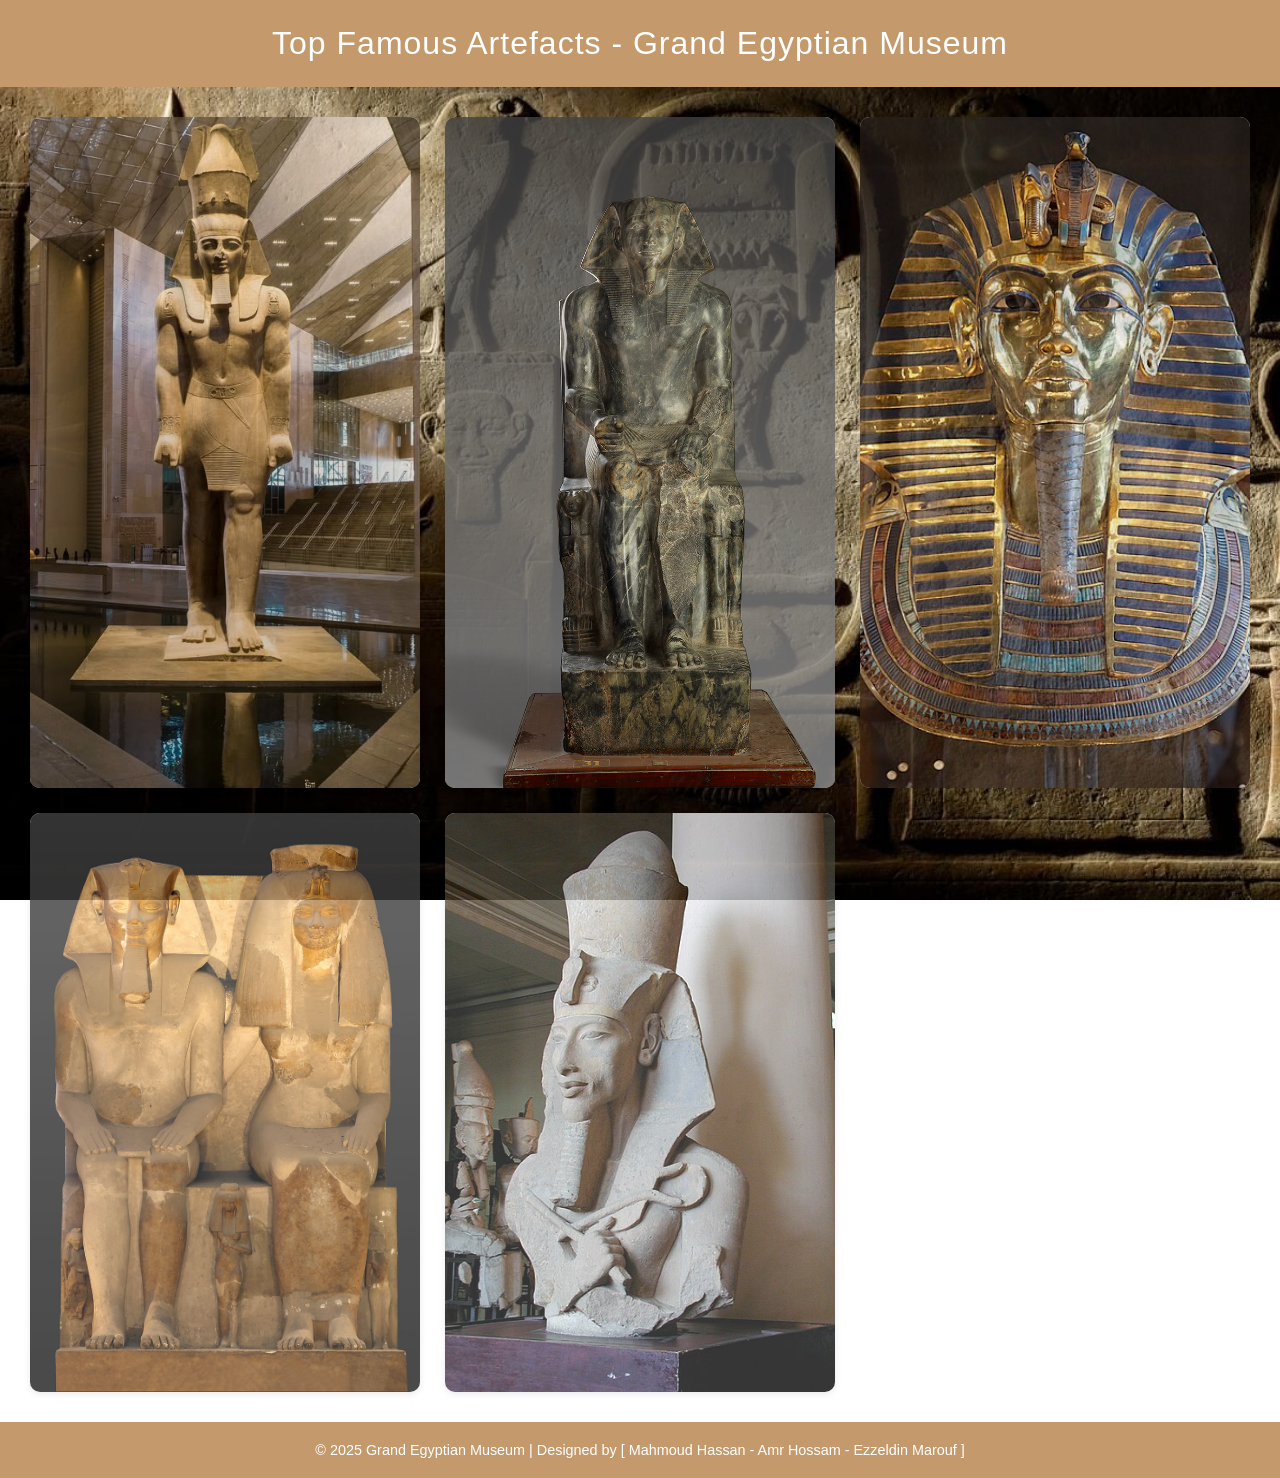
<file: index.html>
<!DOCTYPE html>
<html lang="en">

<head>
    <meta charset="UTF-8">
    <meta name="viewport" content="width=device-width, initial-scale=1.0">
    <title>Grand Egyptian Museum - Famous Artefacts</title>
    <style>
        body {
            font-family: Arial, sans-serif;
            background-image: url(Pages/Photos/HomeBackground.jpg);
            background-size: cover;
            background-attachment: fixed;
            margin: 0;
            padding: 0;
        }
        
        header {
            background-color: #c49a6c;
            color: white;
            text-align: center;
            padding: 25px;
            font-size: 32px;
            letter-spacing: 1px;
        }
        
        .gallery {
            display: grid;
            grid-template-columns: repeat(auto-fit, minmax(300px, auto));
            gap: 25px;
            padding: 30px;
        }
        
        .card {
            background-color: #fff;
            border-radius: 10px;
            box-shadow: 0 2px 6px rgba(0, 0, 0, 0.1);
            overflow: hidden;
            text-align: center;
            cursor: pointer;
            transition: transform 0.3s ease;
            opacity: 0.8;
        }
        
        .card:hover {
            transform: scale(1.05);
            opacity: 1;
        }
        
        .card img {
            width: 100%;
            height: 100%;
            object-fit: cover;
        }
        
        footer {
            text-align: center;
            padding: 20px;
            background-color: #c49a6c;
            color: white;
            font-size: 14.4px;
        }
    </style>
</head>

<body>

    <header>
        Top Famous Artefacts - Grand Egyptian Museum
    </header>

    <section class="gallery">

        <div class="card" onclick="openPage('Pages/Statue of Ramses II.html')">
            <img src="Pages/Photos/Statue of Ramses II.jpg" alt="Statue of Ramses II" title="Statue of Ramses II">
            <h3>Statue of Ramses II</h3>
        </div>

        <div class="card" onclick="openPage('Pages/Statue of Khafre.html')">
            <img src="Pages/Photos/Statue of Khafre.jpg" alt="Statue of Khafre" title="Statue  of Khafre">
        </div>

        <div class="card" onclick="openPage('Pages/Golden Mask of Tutankhamun.html')">
            <img src="Pages/Photos/Golden Mask of Tutankhamun.jpg" alt="Golden Mask of Tutankhamun" title="Golden Mask of Tutankhamun">
        </div>

        <div class="card" onclick="openPage('Pages/Statue of Amenhotep III and Tiye.html')">
            <img src="Pages/Photos/Statue of Amenhotep III and Tiye.jpg" alt="Statue of Amenhotep III and Tiye" title="Statue of Amenhotep III and Tiye">
        </div>

        <div class="card" onclick="openPage('Pages/Statue of Akhenaten.html')">
            <img src="Pages/Photos/Statue of Akhenaten.jpg" alt="Statue of Akhenaten" title="Statue of Akhenaten">
        </div>

    </section>

    <footer>
        © 2025 Grand Egyptian Museum | Designed by [ Mahmoud Hassan - Amr Hossam - Ezzeldin Marouf ]
    </footer>

    <script>
        function openPage(page) {
            window.open(page, '_blank');
        }
    </script>
</body>

</html>
</file>
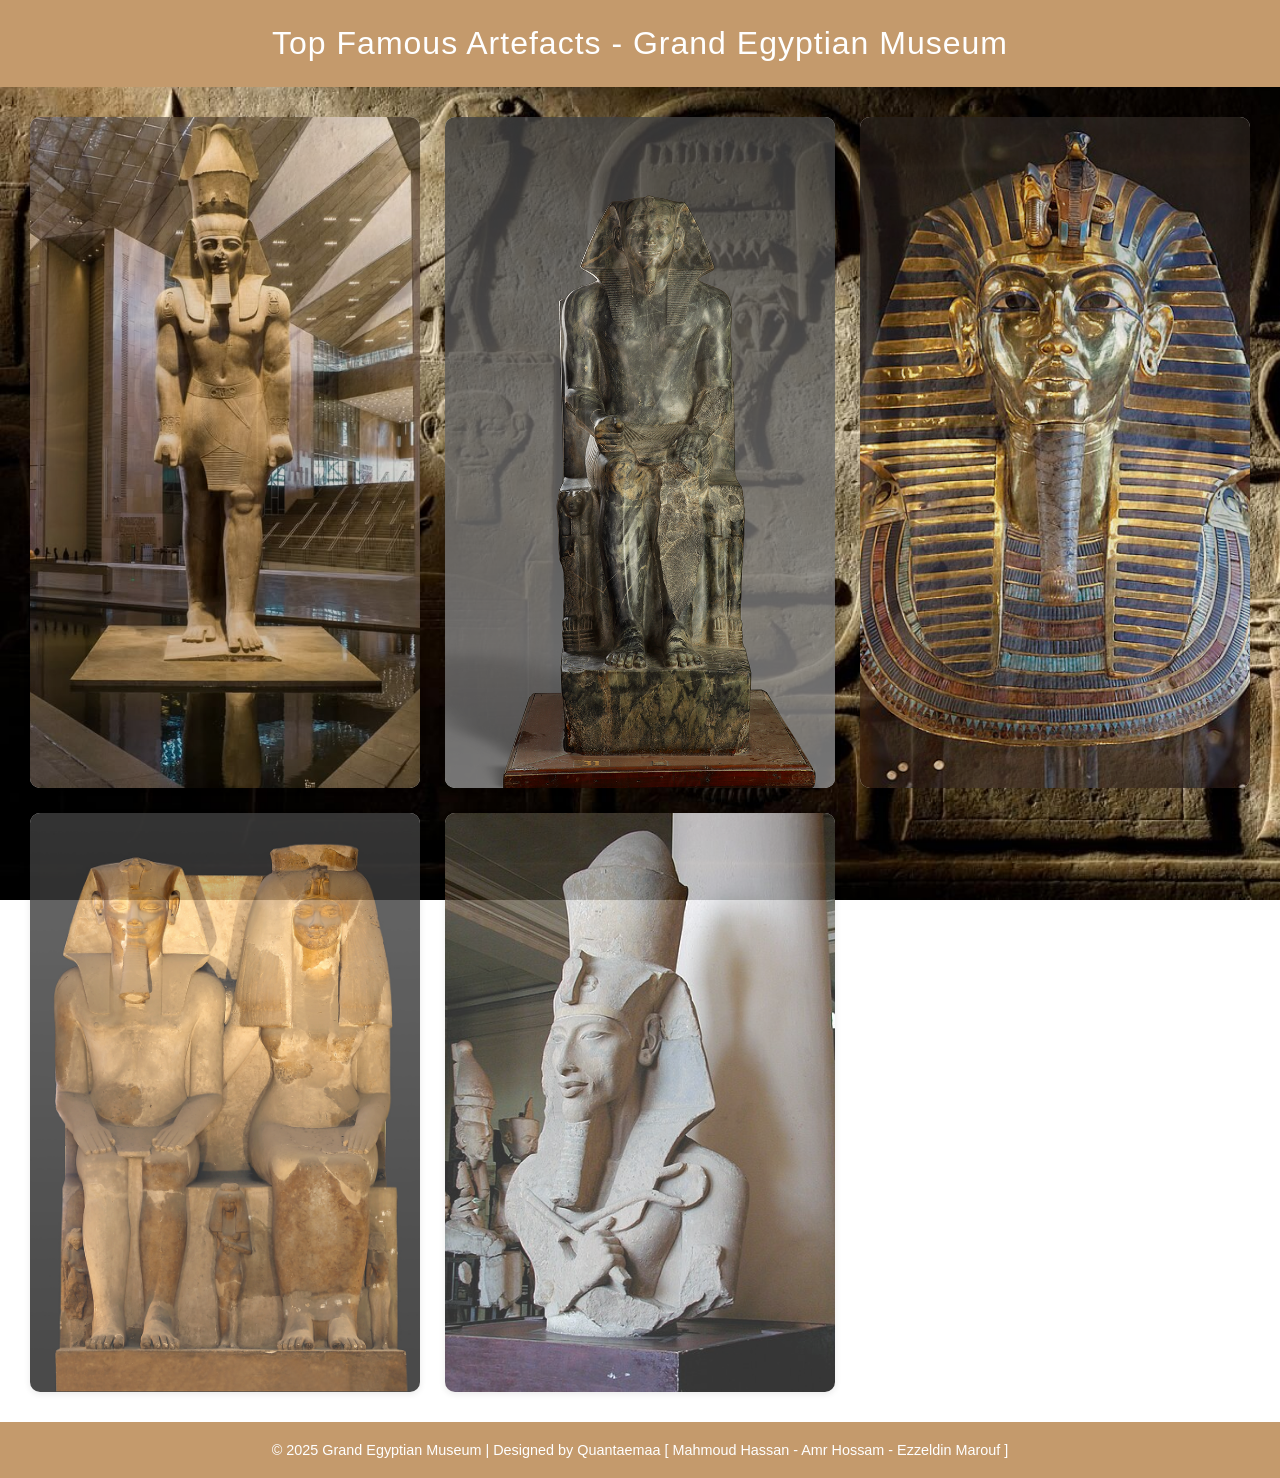
<file: HomePage.html>
<!DOCTYPE html>
<html lang="en">

<head>
    <meta charset="UTF-8">
    <meta name="viewport" content="width=device-width, initial-scale=1.0">
    <title>Grand Egyptian Museum - Famous Artefacts</title>
    <style>
        body {
            font-family: Arial, sans-serif;
            background-image: url(Pages/Photos/HomeBackground.jpg);
            background-size: cover;
            background-attachment: fixed;
            margin: 0;
            padding: 0;
        }
        
        header {
            background-color: #c49a6c;
            color: white;
            text-align: center;
            padding: 25px;
            font-size: 32px;
            letter-spacing: 1px;
        }
        
        .gallery {
            display: grid;
            grid-template-columns: repeat(auto-fit, minmax(300px, auto));
            gap: 25px;
            padding: 30px;
        }
        
        .card {
            background-color: #fff;
            border-radius: 10px;
            box-shadow: 0 2px 6px rgba(0, 0, 0, 0.1);
            overflow: hidden;
            text-align: center;
            cursor: pointer;
            transition: transform 0.3s ease;
            opacity: 0.8;
        }
        
        .card:hover {
            transform: scale(1.05);
            opacity: 1;
        }
        
        .card img {
            width: 100%;
            height: 100%;
            object-fit: cover;
        }
        
        footer {
            text-align: center;
            padding: 20px;
            background-color: #c49a6c;
            color: white;
            font-size: 14.4px;
        }
    </style>
</head>

<body>

    <header>
        Top Famous Artefacts - Grand Egyptian Museum
    </header>

    <section class="gallery">

        <div class="card" onclick="openPage('Pages/Statue of Ramses II.html')">
            <img src="Pages/Photos/Statue of Ramses II.jpg" alt="Statue of Ramses II" title="Statue of Ramses II">
            <h3>Statue of Ramses II</h3>
        </div>

        <div class="card" onclick="openPage('Pages/Statue of Khafre.html')">
            <img src="Pages/Photos/Statue of Khafre.jpg" alt="Statue of Khafre" title="Statue  of Khafre">
        </div>

        <div class="card" onclick="openPage('Pages/Golden Mask of Tutankhamun.html')">
            <img src="Pages/Photos/Golden Mask of Tutankhamun.jpg" alt="Golden Mask of Tutankhamun" title="Golden Mask of Tutankhamun">
        </div>

        <div class="card" onclick="openPage('Pages/Statue of Amenhotep III and Tiye.html')">
            <img src="Pages/Photos/Statue of Amenhotep III and Tiye.jpg" alt="Statue of Amenhotep III and Tiye" title="Statue of Amenhotep III and Tiye">
        </div>

        <div class="card" onclick="openPage('Pages/Statue of Akhenaten.html')">
            <img src="Pages/Photos/Statue of Akhenaten.jpg" alt="Statue of Akhenaten" title="Statue of Akhenaten">
        </div>

    </section>

    <footer>
        © 2025 Grand Egyptian Museum | Designed by Quantaemaa [ Mahmoud Hassan - Amr Hossam - Ezzeldin Marouf ]
    </footer>

    <script>
        function openPage(page) {
            window.open(page, '_blank');
        }
    </script>
</body>

</html>
</file>
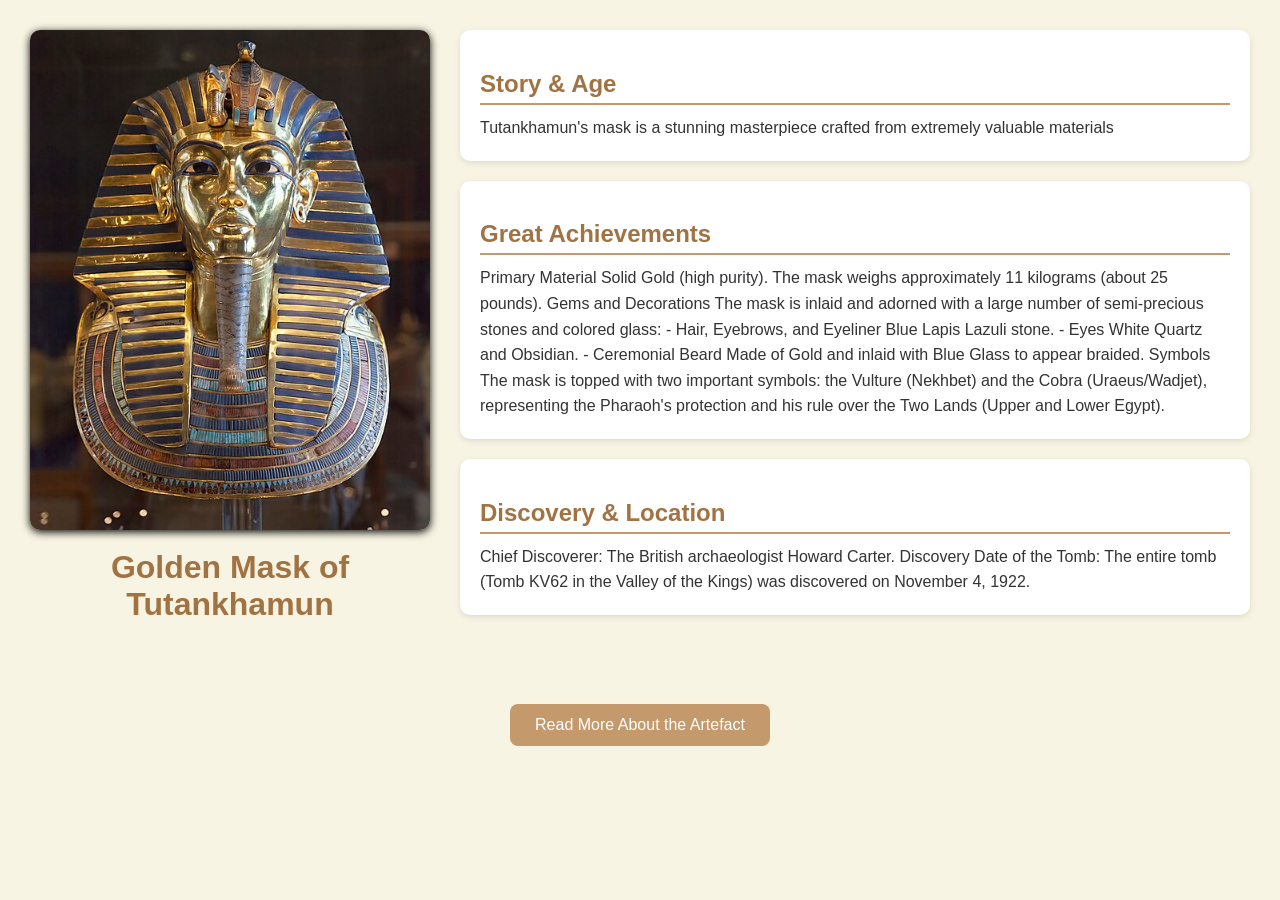
<file: Pages/Golden Mask of Tutankhamun.html>
<!DOCTYPE html>
<html lang="ar" dir="ltr">

<head>
    <meta charset="UTF-8">
    <meta name="viewport" content="width=device-width, initial-scale=1.0">
    <title>Golden Mask of Tutankhamun - Grand Egyptian Museum</title>
    <link rel="stylesheet" href="CSS/5Pages Style.css">
</head>

<body>

    <div class="container">

        <div class="left">
            <img src="Photos/Golden Mask of Tutankhamun.jpg" alt="Golden Mask of Tutankhamun">
            <h1>Golden Mask of Tutankhamun</h1>
        </div>

        <div class="right">
            <div class="section">
                <h2>Story & Age</h2>
                <p>
                    Tutankhamun's mask is a stunning masterpiece crafted from extremely valuable materials
                </p>
            </div>

            <div class="section">
                <h2>Great Achievements</h2>
                <p>
                    Primary Material Solid Gold (high purity). The mask weighs approximately 11 kilograms (about 25 pounds). Gems and Decorations The mask is inlaid and adorned with a large number of semi-precious stones and colored glass: - Hair, Eyebrows, and Eyeliner
                    Blue Lapis Lazuli stone. - Eyes White Quartz and Obsidian. - Ceremonial Beard Made of Gold and inlaid with Blue Glass to appear braided. Symbols The mask is topped with two important symbols: the Vulture (Nekhbet) and the Cobra (Uraeus/Wadjet),
                    representing the Pharaoh's protection and his rule over the Two Lands (Upper and Lower Egypt).

                </p>
            </div>

            <div class="section">
                <h2>Discovery & Location</h2>
                <p>
                    Chief Discoverer: The British archaeologist Howard Carter. Discovery Date of the Tomb: The entire tomb (Tomb KV62 in the Valley of the Kings) was discovered on November 4, 1922.

                </p>
            </div>
        </div>
    </div>

    <footer>
        <button class="btn" onclick="window.open('https://en.wikipedia.org/wiki/Mask_of_Tutankhamun', '_blank')">
      Read More About the Artefact
    </button>
    </footer>

</body>

</html>
</file>
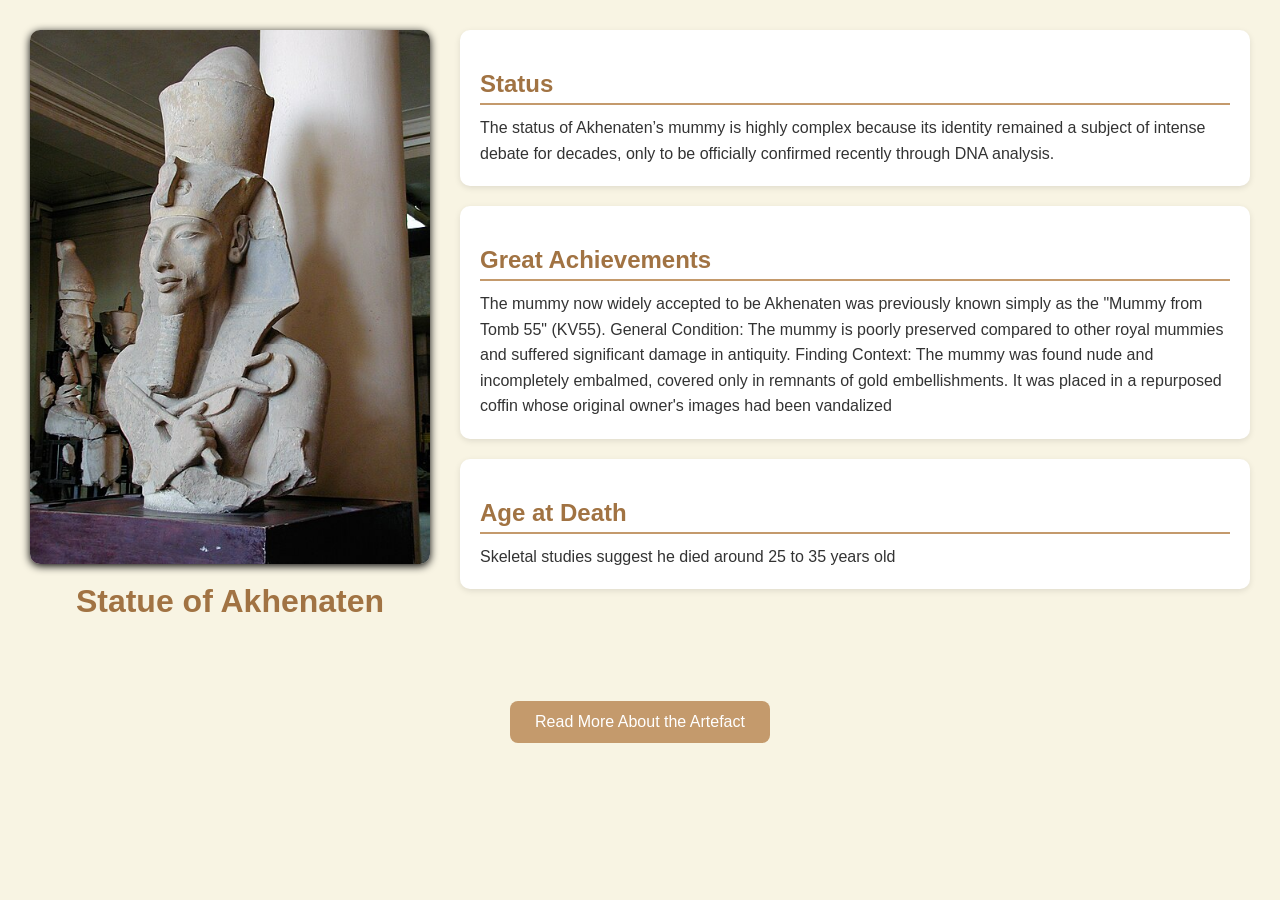
<file: Pages/Statue of Akhenaten.html>
<!DOCTYPE html>
<html lang="ar" dir="ltr">

<head>
    <meta charset="UTF-8">
    <meta name="viewport" content="width=device-width, initial-scale=1.0">
    <title>Statue of Akhenaten- Grand Egyptian Museum</title>
    <link rel="stylesheet" href="CSS/5Pages Style.css">
</head>

<body>

    <div class="container">

        <div class="left">
            <img src="Photos/Statue of Akhenaten.jpg" alt="Statue of Akhenaten">
            <h1>Statue of Akhenaten</h1>
        </div>

        <div class="right">
            <div class="section">
                <h2>Status</h2>
                <p>
                    The status of Akhenaten’s mummy is highly complex because its identity remained a subject of intense debate for decades, only to be officially confirmed recently through DNA analysis.
                </p>
            </div>

            <div class="section">
                <h2>Great Achievements</h2>
                <p>
                    The mummy now widely accepted to be Akhenaten was previously known simply as the "Mummy from Tomb 55" (KV55). General Condition: The mummy is poorly preserved compared to other royal mummies and suffered significant damage in antiquity. Finding Context:
                    The mummy was found nude and incompletely embalmed, covered only in remnants of gold embellishments. It was placed in a repurposed coffin whose original owner's images had been vandalized

                </p>
            </div>

            <div class="section">
                <h2>Age at Death</h2>
                <p>
                    Skeletal studies suggest he died around 25 to 35 years old
                </p>
            </div>
        </div>
    </div>

    <footer>
        <button class="btn" onclick="window.open('https://en.wikipedia.org/wiki/Akhenaten', '_blank')">
      Read More About the Artefact
    </button>
    </footer>

</body>

</html>
</file>
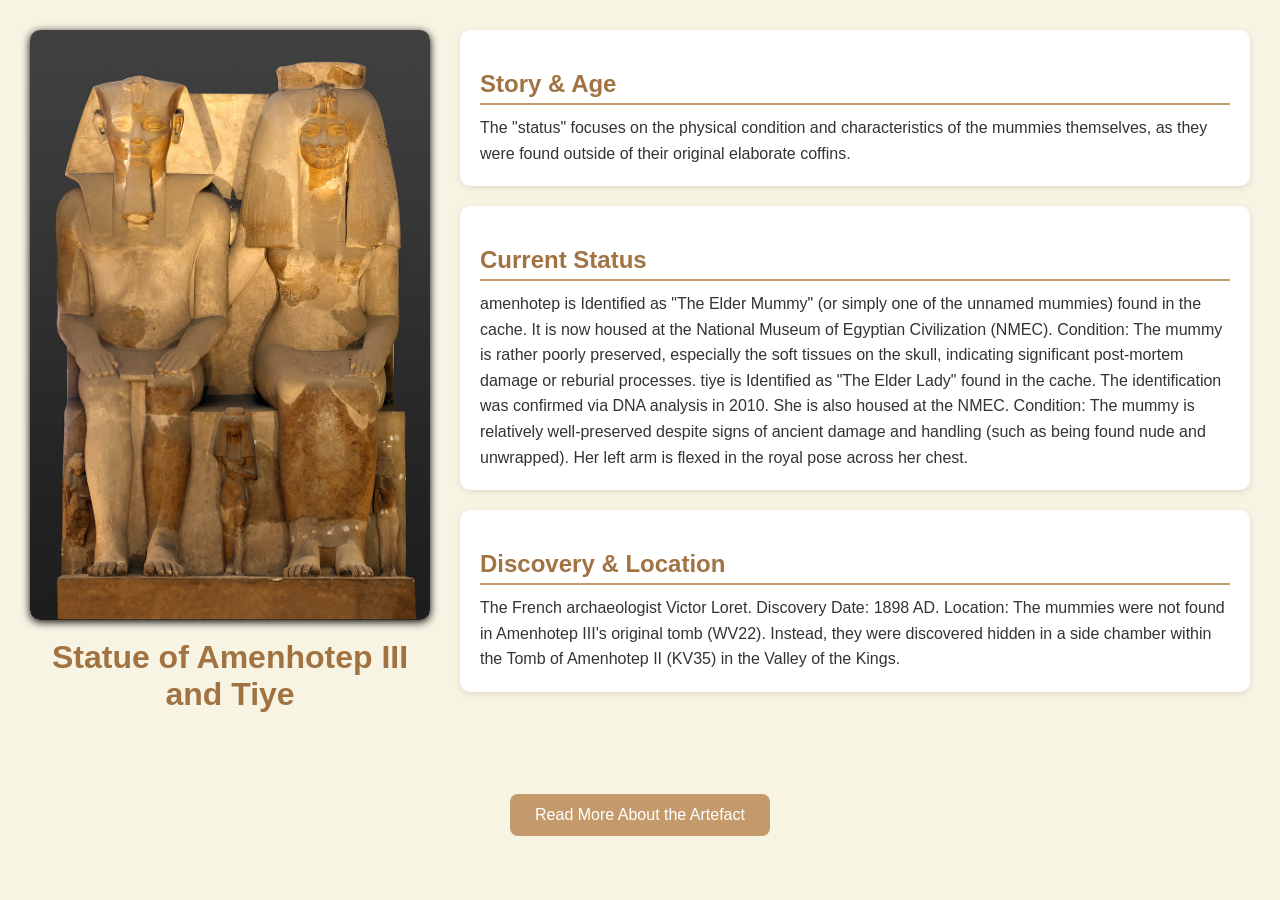
<file: Pages/Statue of Amenhotep III and Tiye.html>
<!DOCTYPE html>
<html lang="ar" dir="ltr">

<head>
    <meta charset="UTF-8">
    <meta name="viewport" content="width=device-width, initial-scale=1.0">
    <title>Statue of Amenhotep III and Tiye - Grand Egyptian Museum</title>
    <link rel="stylesheet" href="CSS/5Pages Style.css">
</head>

<body>

    <div class="container">

        <div class="left">
            <img src="Photos/Statue of Amenhotep III and Tiye.jpg" alt="Statue of Amenhotep III and Tiye">
            <h1>Statue of Amenhotep III and Tiye</h1>
        </div>

        <div class="right">
            <div class="section">
                <h2>Story & Age</h2>
                <p>
                    The "status" focuses on the physical condition and characteristics of the mummies themselves, as they were found outside of their original elaborate coffins.
                </p>
            </div>

            <div class="section">
                <h2>Current Status</h2>
                <p>
                    amenhotep is Identified as "The Elder Mummy" (or simply one of the unnamed mummies) found in the cache. It is now housed at the National Museum of Egyptian Civilization (NMEC). Condition: The mummy is rather poorly preserved, especially the soft tissues
                    on the skull, indicating significant post-mortem damage or reburial processes. tiye is Identified as "The Elder Lady" found in the cache. The identification was confirmed via DNA analysis in 2010. She is also housed at the NMEC. Condition:
                    The mummy is relatively well-preserved despite signs of ancient damage and handling (such as being found nude and unwrapped). Her left arm is flexed in the royal pose across her chest.


                </p>
            </div>

            <div class="section">
                <h2>Discovery & Location</h2>
                <p>
                    The French archaeologist Victor Loret. Discovery Date: 1898 AD. Location: The mummies were not found in Amenhotep III's original tomb (WV22). Instead, they were discovered hidden in a side chamber within the Tomb of Amenhotep II (KV35) in the Valley of
                    the Kings.
                </p>
            </div>
        </div>
    </div>

    <footer>
        <button class="btn" onclick="window.open('https://en.wikipedia.org/wiki/Colossal_statue_of_Amenhotep_III_and_Tiye', '_blank')">
      Read More About the Artefact
    </button>
    </footer>

</body>

</html>
</file>
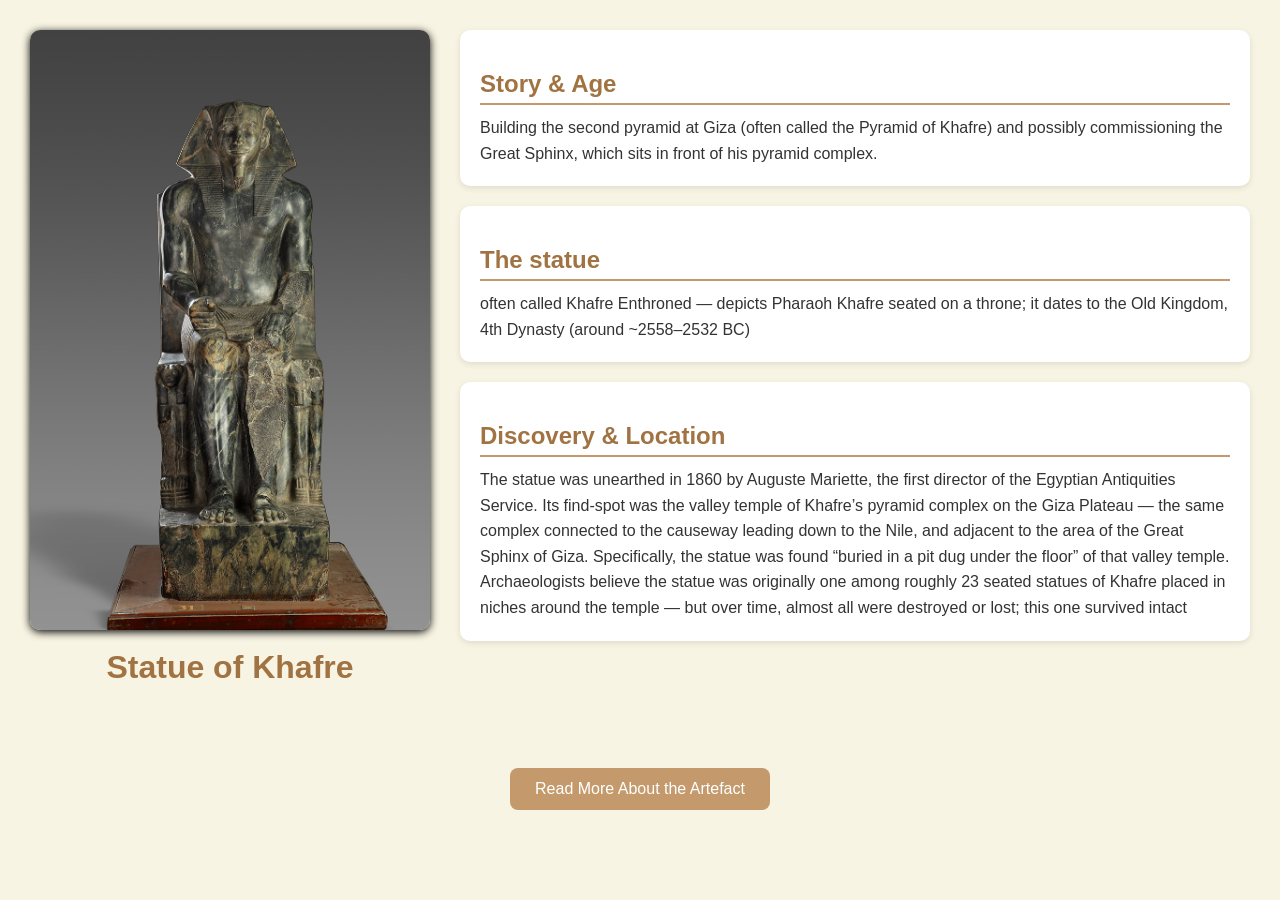
<file: Pages/Statue of Khafre.html>
<!DOCTYPE html>
<html lang="ar" dir="ltr">

<head>
    <meta charset="UTF-8">
    <meta name="viewport" content="width=device-width, initial-scale=1.0">
    <title>Statue of Khafre</title>
    <link rel="stylesheet" href="CSS/5Pages Style.css">
</head>

<body>

    <div class="container">

        <div class="left">
            <img src="Photos/Statue of Khafre.jpg" alt="Statue of Khafre">
            <h1>Statue of Khafre</h1>
        </div>

        <div class="right">
            <div class="section">
                <h2>Story & Age</h2>
                <p>
                    Building the second pyramid at Giza (often called the Pyramid of Khafre) and possibly commissioning the Great Sphinx, which sits in front of his pyramid complex.
                </p>
            </div>

            <div class="section">
                <h2>The statue</h2>
                <p>
                    often called Khafre Enthroned — depicts Pharaoh Khafre seated on a throne; it dates to the Old Kingdom, 4th Dynasty (around ~2558–2532 BC)
                </p>
            </div>

            <div class="section">
                <h2>Discovery & Location</h2>
                <p>
                    The statue was unearthed in 1860 by Auguste Mariette, the first director of the Egyptian Antiquities Service. Its find-spot was the valley temple of Khafre’s pyramid complex on the Giza Plateau — the same complex connected to the causeway leading down
                    to the Nile, and adjacent to the area of the Great Sphinx of Giza. Specifically, the statue was found “buried in a pit dug under the floor” of that valley temple. Archaeologists believe the statue was originally one among roughly 23
                    seated statues of Khafre placed in niches around the temple — but over time, almost all were destroyed or lost; this one survived intact </p>
            </div>
        </div>
    </div>

    <footer>
        <button class="btn" onclick="window.open('https://en.wikipedia.org/wiki/Khafre_Enthroned', '_blank')">
      Read More About the Artefact
    </button>
    </footer>

</body>

</html>
</file>
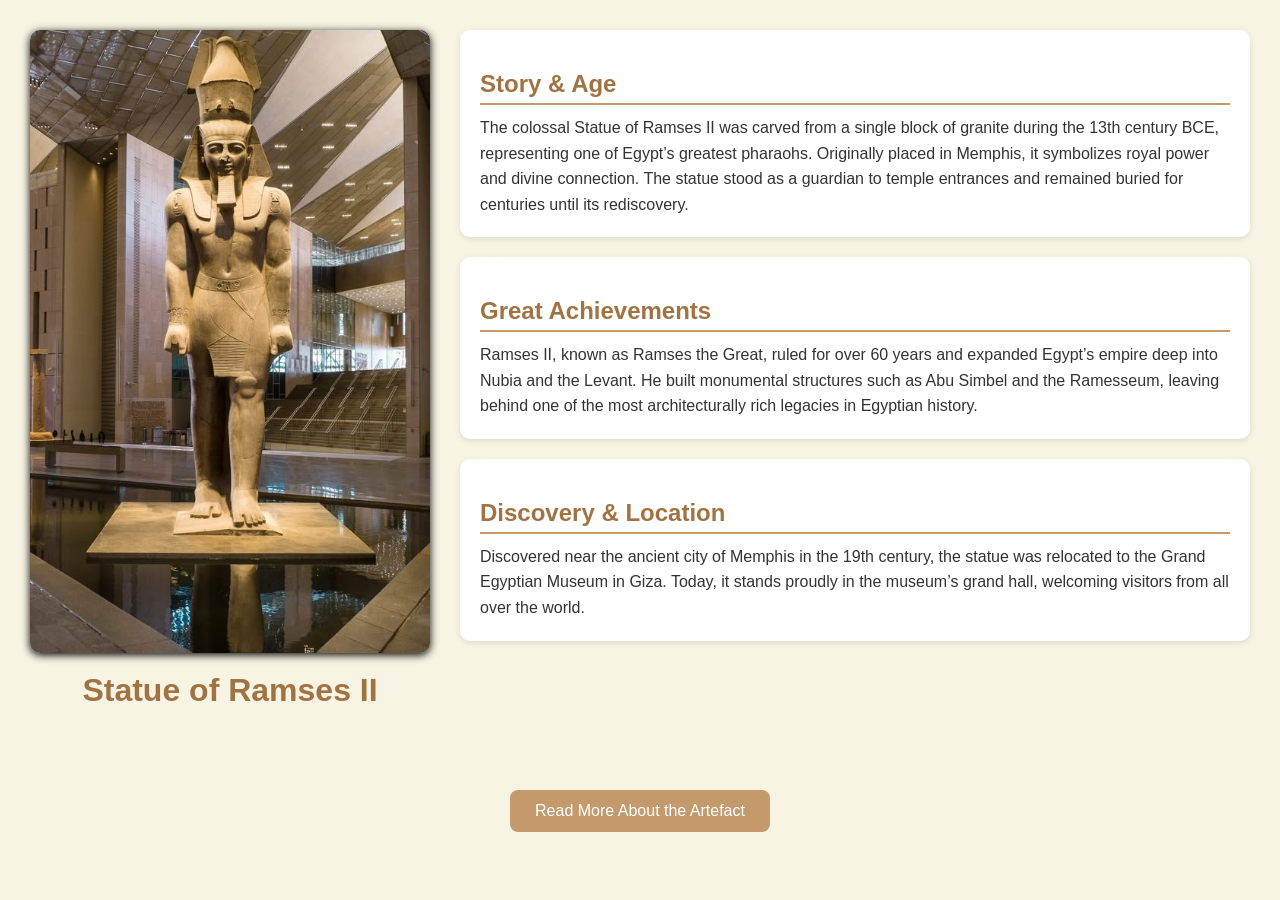
<file: Pages/Statue of Ramses II.html>
<!DOCTYPE html>
<html lang="ar" dir="ltr">

<head>
    <meta charset="UTF-8">
    <meta name="viewport" content="width=device-width, initial-scale=1.0">
    <title>Statue of Ramses II - Grand Egyptian Museum</title>
    <link rel="stylesheet" href="CSS/5Pages Style.css">
</head>

<body>

    <div class="container">

        <div class="left">
            <img src="Photos/Statue of Ramses II.jpg" alt="Statue of Ramses II">
            <h1>Statue of Ramses II</h1>
        </div>


        <div class="right">
            <div class="section">
                <h2>Story & Age</h2>
                <p>
                    The colossal Statue of Ramses II was carved from a single block of granite during the 13th century BCE, representing one of Egypt’s greatest pharaohs. Originally placed in Memphis, it symbolizes royal power and divine connection. The statue stood as a
                    guardian to temple entrances and remained buried for centuries until its rediscovery.
                </p>
            </div>

            <div class="section">
                <h2>Great Achievements</h2>
                <p>
                    Ramses II, known as Ramses the Great, ruled for over 60 years and expanded Egypt’s empire deep into Nubia and the Levant. He built monumental structures such as Abu Simbel and the Ramesseum, leaving behind one of the most architecturally rich legacies
                    in Egyptian history.
                </p>
            </div>

            <div class="section">
                <h2>Discovery & Location</h2>
                <p>
                    Discovered near the ancient city of Memphis in the 19th century, the statue was relocated to the Grand Egyptian Museum in Giza. Today, it stands proudly in the museum’s grand hall, welcoming visitors from all over the world.
                </p>
            </div>
        </div>
    </div>

    <footer>
        <button class="btn" onclick="window.open('https://en.wikipedia.org/wiki/Statue_of_Ramesses_II', '_blank')">
      Read More About the Artefact
    </button>
    </footer>

</body>

</html>
</file>
<file: Pages/CSS/5Pages Style.css>
body {
    font-family: Arial, sans-serif;
    background-color: #f8f4e3;
    margin: 0;
    padding: 0;
    color: #333;
}

.container {
    display: flex;
    flex-wrap: wrap;
    padding: 30px;
    gap: 30px;
}

.left {
    max-width: 400px;
    text-align: center;
}

.left img {
    width: 100%;
    object-fit: cover;
    border-radius: 10px;
    box-shadow: 0 2px 8px rgb(0, 0, 0);
}

.left h1 {
    margin-top: 15px;
    color: #a17343;
}

.right {
    flex: 2;
    display: flex;
    flex-direction: column;
    gap: 20px;
}

.section {
    background-color: white;
    padding: 20px;
    border-radius: 10px;
    box-shadow: 0 2px 6px rgba(0, 0, 0, 0.1);
}

.section h2 {
    color: #a17343;
    border-bottom: 2px solid #c49a6c;
    padding-bottom: 5px;
    margin-bottom: 10px;
}

.section p {
    line-height: 1.6;
    margin: 0;
}

footer {
    text-align: center;
    margin: 30px 0;
}

.btn {
    background-color: #c49a6c;
    color: white;
    border: none;
    padding: 12px 25px;
    font-size: 1em;
    border-radius: 8px;
    cursor: pointer;
    transition: background 0.3s ease;
}

.btn:hover {
    background-color: #a17343;
}

@media (max-width: 900px) {
    .container {
        flex-direction: column;
        align-items: center;
    }

    .left,
    .right {
        max-width: 100%;
    }
}
</file>
